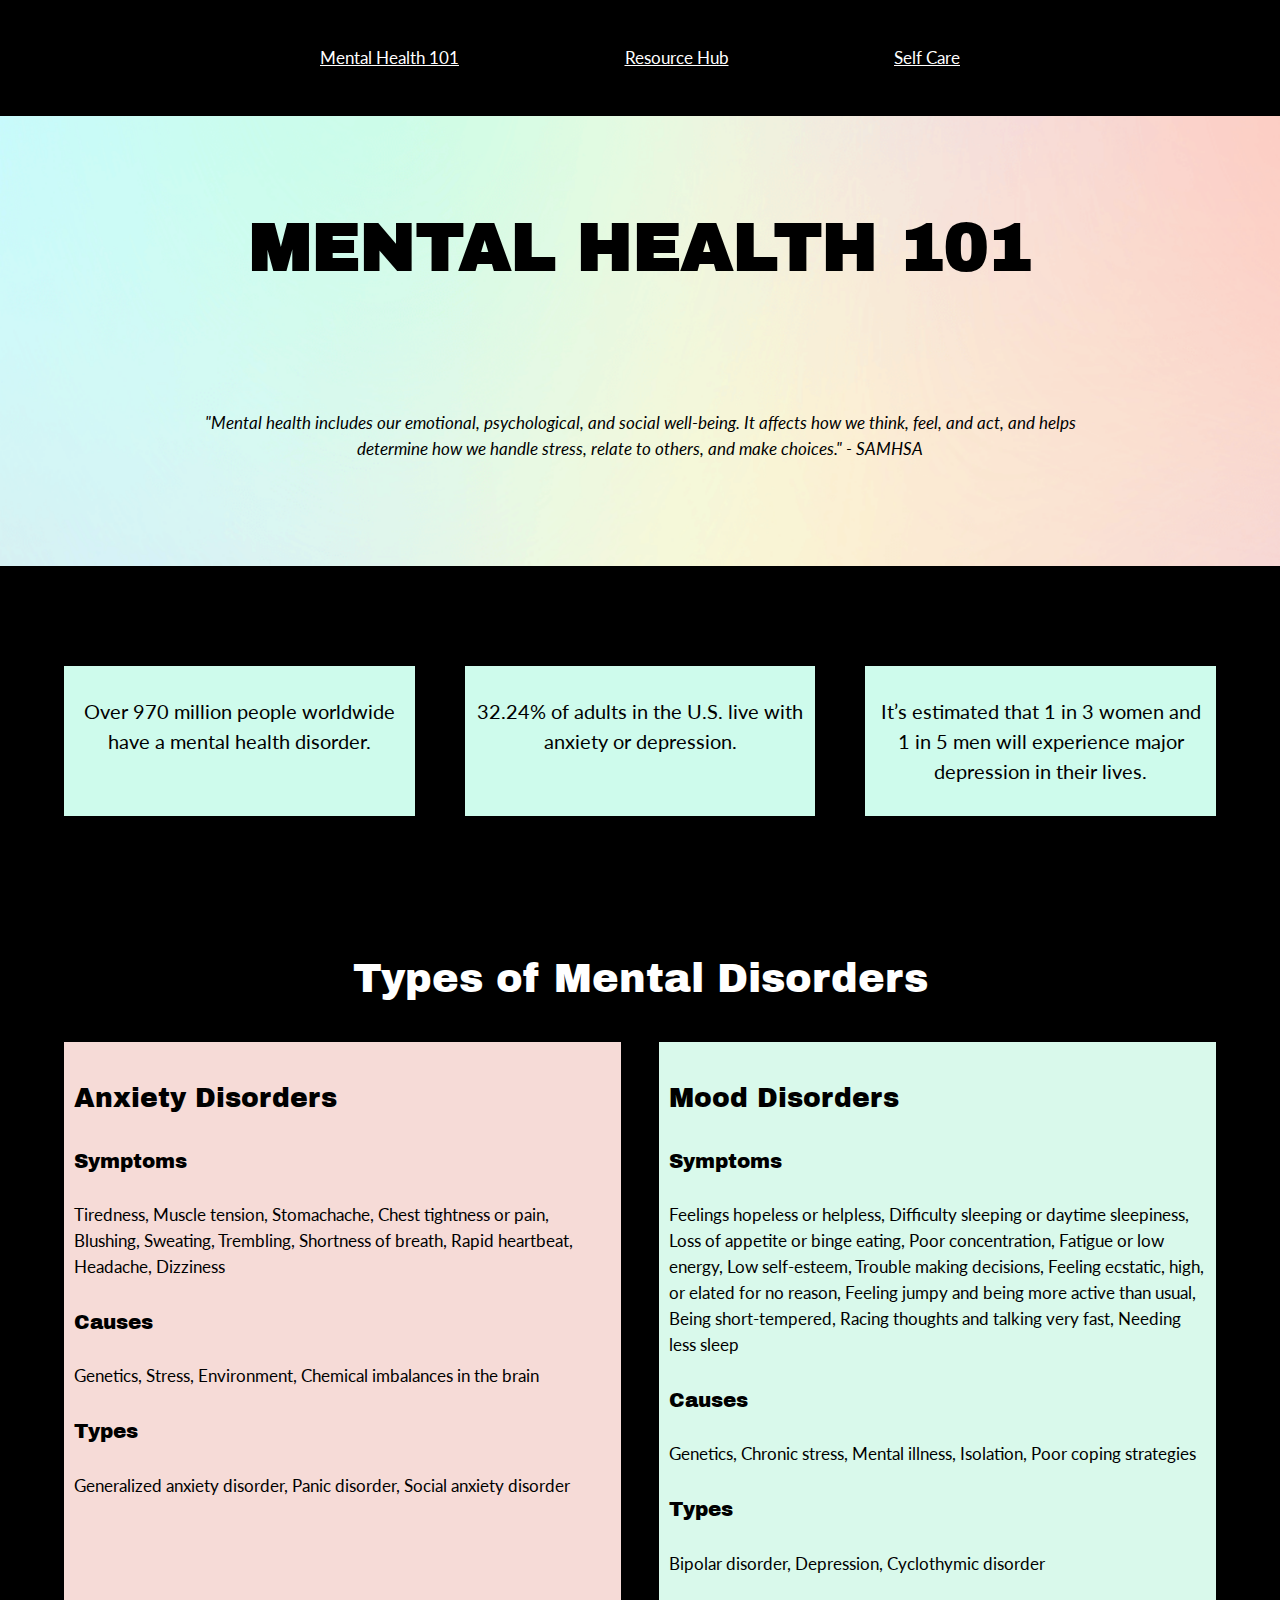
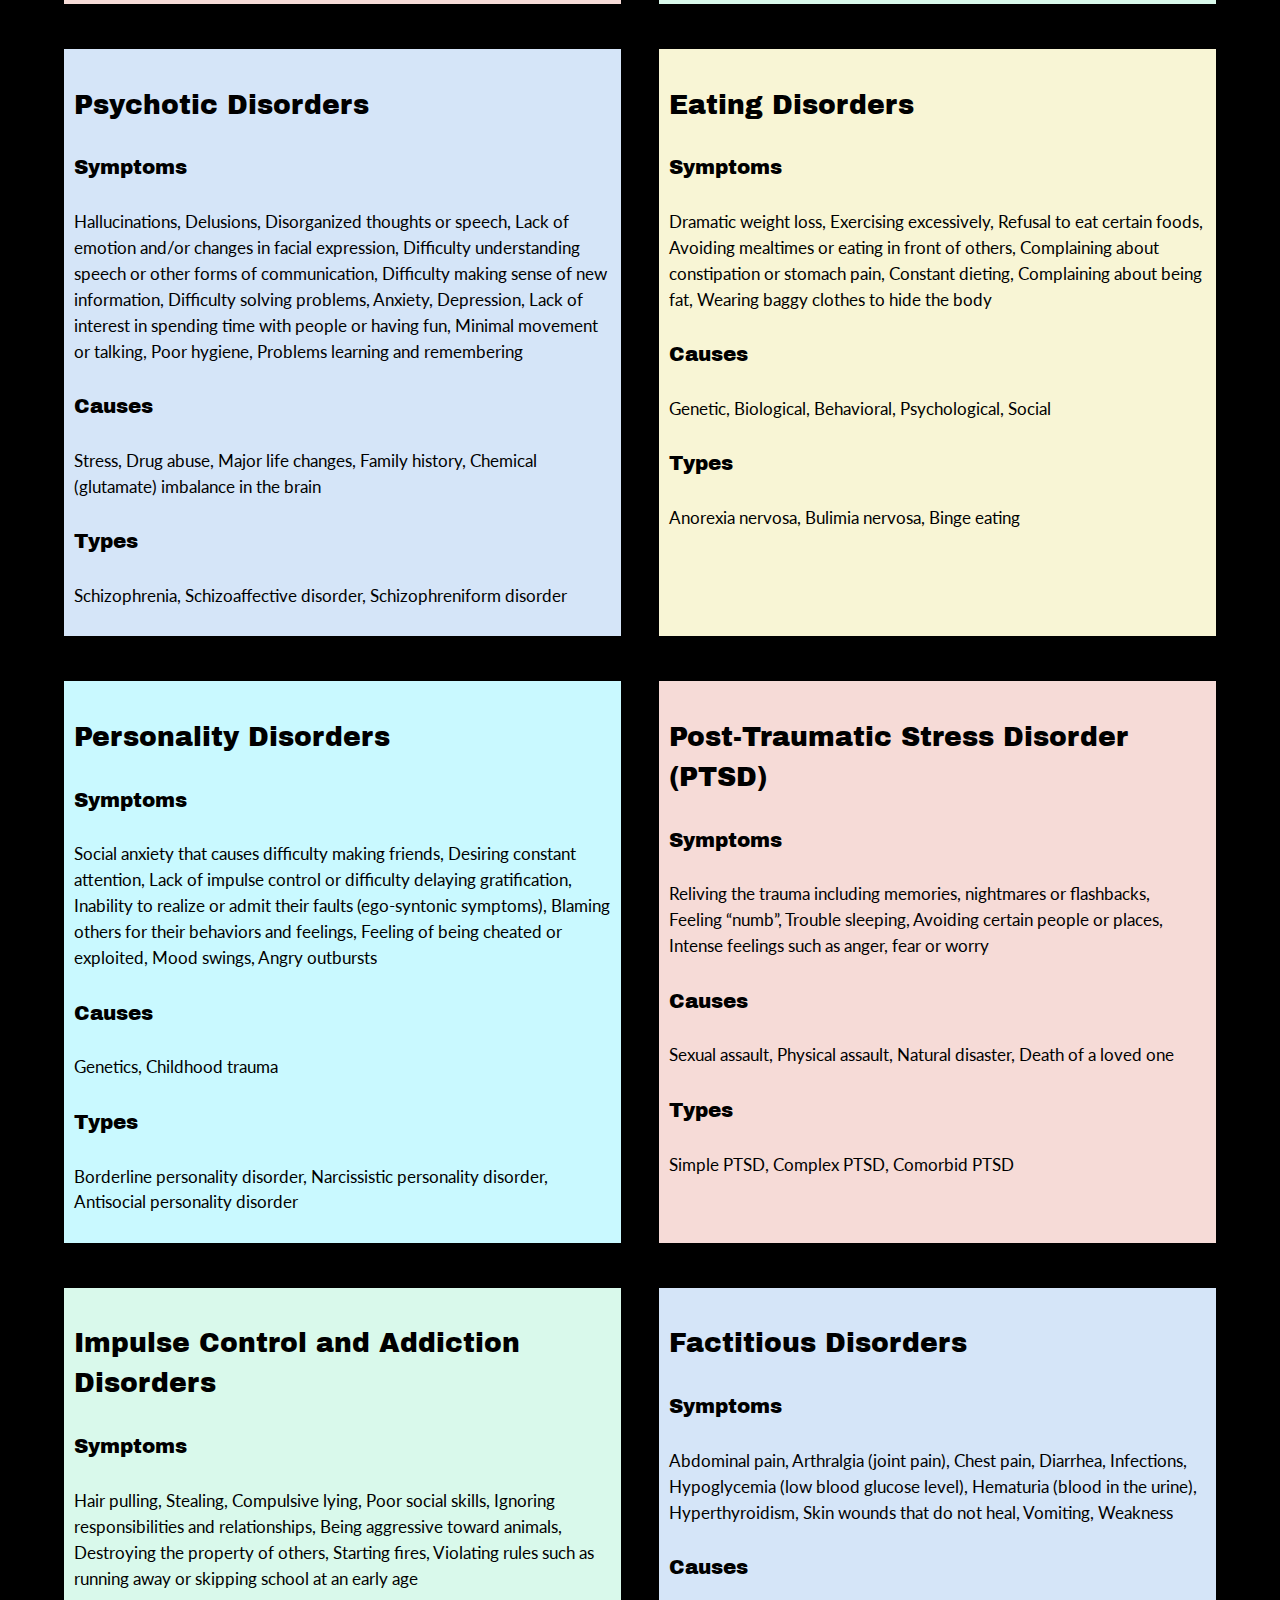
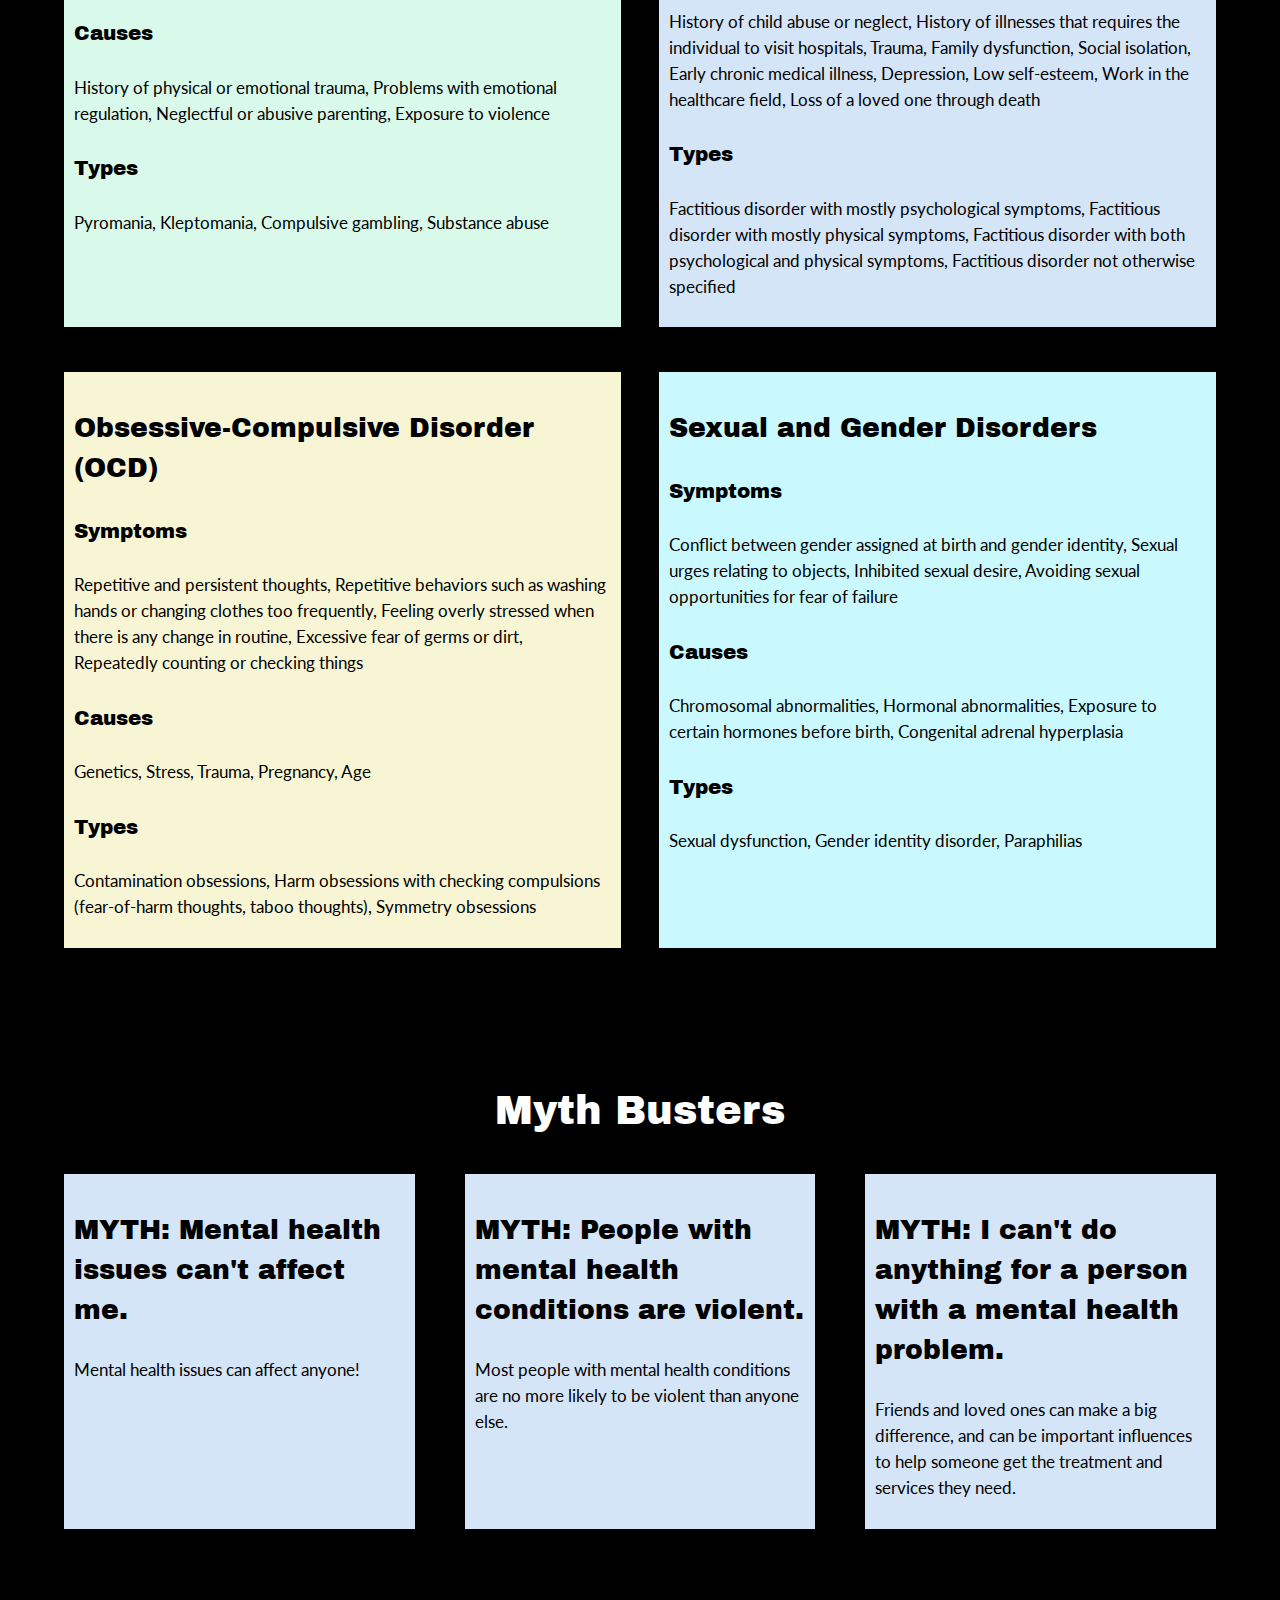
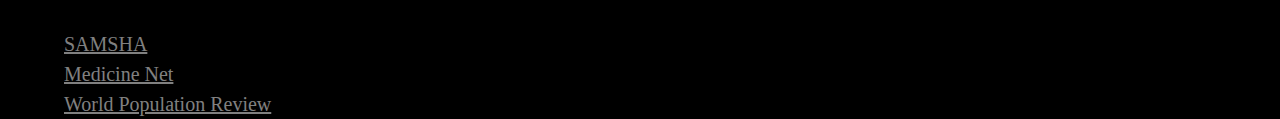
<file: index.html>
<!DOCTYPE html>
<html>
<head>
	<meta charset="utf-8">
	<meta name="viewport" content="width=device-width, initial-scale=1">
	<link rel="stylesheet" type="text/css" href="style.css">
	<title>Mental Health 101</title>
</head>
<body>

	<div class="main">

		<!-- TOP NAVIGATION BAR -->
		<div class="navWrapper">
			<div class="navBar"> 
				<!-- the current tab has class="current" -->
				<div class="navLink current"><a href="index.html">Mental Health 101</a></div>
				<div class="navLink"><a href="index2.html">Resource Hub</a></div>
				<div class="navLink"><a href="index3.html">Self Care</a></div>
			</div>
		</div>


		<!-- HEADER -->
		<div class="header">
			<h1>MENTAL HEALTH 101</h1>
			<p class="quote">
				"Mental health includes our emotional, psychological, and social well-being. It affects how we think, feel, and act, and helps determine how we handle stress, relate to others, and make choices." - SAMHSA
			</p>
		</div>


		<!-- FACTS SECTION (1x3) -->
		<div class="facts">
			<!-- <h2>What is Mental Health?</h2> -->
			<div class="factBoxes">
				<div class="textBlock factText">
					<p>Over 970 million people worldwide have a mental health disorder.</p>
				</div>
				<div class="textBlock factText">
					<p>32.24% of adults in the U.S. live with anxiety or depression.</p>
				</div>
				<div class="textBlock factText">
					<p>It’s estimated that 1 in 3 women and 1 in 5 men will experience major depression in their lives.</p>
				</div>
			</div>
		</div>


		<!-- TYPES SECTION (2x5) -->
		<div class="types">
			<h2>Types of Mental Disorders</h2>
			<div class="typeRows">
				<div class="twoColRow">
					<div class="textBlock typesText1">
						<h3>Anxiety Disorders</h3>
						<h4>Symptoms</h4>
						<p>
							Tiredness,
							Muscle tension,
							Stomachache,
							Chest tightness or pain,
							Blushing,
							Sweating,
							Trembling,
							Shortness of breath,
							Rapid heartbeat,
							Headache,
							Dizziness
						</p>
						<h4>Causes</h4>
						<p>
							Genetics,
							Stress,
							Environment,
							Chemical imbalances in the brain
						</p>
						<h4>Types</h4>
						<p>
							Generalized anxiety disorder,
							Panic disorder,
							Social anxiety disorder
						</p>
					</div>
					<div class="textBlock typesText2">
						<h3>Mood Disorders</h3>
						<h4>Symptoms</h4>
						<p>
							Feelings hopeless or helpless,
							Difficulty sleeping or daytime sleepiness,
							Loss of appetite or binge eating,
							Poor concentration,
							Fatigue or low energy,
							Low self-esteem,
							Trouble making decisions,
							Feeling ecstatic, high, or elated for no reason,
							Feeling jumpy and being more active than usual,
							Being short-tempered,
							Racing thoughts and talking very fast,
							Needing less sleep
						</p>
						<h4>Causes</h4>
						<p>
							Genetics,
							Chronic stress,
							Mental illness,
							Isolation,
							Poor coping strategies
						</p>
						<h4>Types</h4>
						<p>
							Bipolar disorder,
							Depression,
							Cyclothymic disorder
						</p>
					</div>
				</div>
				<div class="twoColRow">
					<div class="textBlock typesText3">
						<h3>Psychotic Disorders</h3>
						<h4>Symptoms</h4>
						<p>
							Hallucinations,
							Delusions,
							Disorganized thoughts or speech,
							Lack of emotion and/or changes in facial expression,
							Difficulty understanding speech or other forms of communication,
							Difficulty making sense of new information,
							Difficulty solving problems,
							Anxiety,
							Depression,
							Lack of interest in spending time with people or having fun,
							Minimal movement or talking,
							Poor hygiene,
							Problems learning and remembering
						</p>
						<h4>Causes</h4>
						<p>
							Stress,
							Drug abuse,
							Major life changes,
							Family history,
							Chemical (glutamate) imbalance in the brain
						</p>
						<h4>Types</h4>
						<p>
							Schizophrenia,
							Schizoaffective disorder,
							Schizophreniform disorder
						</p>
					</div>
					<div class="textBlock typesText4">
						<h3>Eating Disorders</h3>
						<h4>Symptoms</h4>
						<p>
							Dramatic weight loss,
							Exercising excessively,
							Refusal to eat certain foods,
							Avoiding mealtimes or eating in front of others,
							Complaining about constipation or stomach pain,
							Constant dieting,
							Complaining about being fat,
							Wearing baggy clothes to hide the body
						</p>
						<h4>Causes</h4>
						<p>
							Genetic,
							Biological,
							Behavioral,
							Psychological,
							Social
						</p>
						<h4>Types</h4>
						<p>
							Anorexia nervosa,
							Bulimia nervosa,
							Binge eating
						</p>
					</div>
				</div>
				<div class="twoColRow">
					<div class="textBlock typesText5">
						<h3>Personality Disorders</h3>
						<h4>Symptoms</h4>
						<p>
							Social anxiety that causes difficulty making friends,
							Desiring constant attention,
							Lack of impulse control or difficulty delaying gratification,
							Inability to realize or admit their faults (ego-syntonic symptoms),
							Blaming others for their behaviors and feelings,
							Feeling of being cheated or exploited,
							Mood swings,
							Angry outbursts
						</p>
						<h4>Causes</h4>
						<p>
							Genetics,
							Childhood trauma
						</p>
						<h4>Types</h4>
						<p>
							Borderline personality disorder,
							Narcissistic personality disorder,
							Antisocial personality disorder
						</p>
					</div>
					<div class="textBlock typesText1">
						<h3>Post-Traumatic Stress Disorder (PTSD)</h3>
						<h4>Symptoms</h4>
						<p>
							Reliving the trauma including memories, nightmares or flashbacks,
							Feeling “numb”,
							Trouble sleeping,
							Avoiding certain people or places,
							Intense feelings such as anger, fear or worry
						</p>
						<h4>Causes</h4>
						<p>
							Sexual assault, 
							Physical assault, 
							Natural disaster, 
							Death of a loved one
						</p>
						<h4>Types</h4>
						<p>
							Simple PTSD,
							Complex PTSD,
							Comorbid PTSD
						</p>
					</div>
				</div>
				<div class="twoColRow">
					<div class="textBlock typesText2">
						<h3>Impulse Control and Addiction Disorders</h3>
						<h4>Symptoms</h4>
						<p>
							Hair pulling,
							Stealing,
							Compulsive lying,
							Poor social skills,
							Ignoring responsibilities and relationships,
							Being aggressive toward animals,
							Destroying the property of others,
							Starting fires,
							Violating rules such as running away or skipping school at an early age
						</p>
						<h4>Causes</h4>
						<p>
							History of physical or emotional trauma,
							Problems with emotional regulation,
							Neglectful or abusive parenting,
							Exposure to violence
						</p>
						<h4>Types</h4>
						<p>
							Pyromania,
							Kleptomania,
							Compulsive gambling,
							Substance abuse
						</p>
					</div>
					<div class="textBlock typesText3">
						<h3>Factitious Disorders</h3>
						<h4>Symptoms</h4>
						<p>
							Abdominal pain,
							Arthralgia (joint pain),
							Chest pain,
							Diarrhea,
							Infections,
							Hypoglycemia (low blood glucose level),
							Hematuria (blood in the urine),
							Hyperthyroidism,
							Skin wounds that do not heal,
							Vomiting,
							Weakness
						</p>
						<h4>Causes</h4>
						<p>
							History of child abuse or neglect,
							History of illnesses that requires the individual to visit hospitals,
							Trauma,
							Family dysfunction,
							Social isolation,
							Early chronic medical illness,
							Depression,
							Low self-esteem,
							Work in the healthcare field,
							Loss of a loved one through death
						</p>
						<h4>Types</h4>
						<p>
							Factitious disorder with mostly psychological symptoms,
							Factitious disorder with mostly physical symptoms,
							Factitious disorder with both psychological and physical symptoms,
							Factitious disorder not otherwise specified
						</p>
					</div>
				</div>
				<div class="twoColRow">
					<div class="textBlock typesText4">
						<h3>Obsessive-Compulsive Disorder (OCD)</h3>
						<h4>Symptoms</h4>
						<p>
							Repetitive and persistent thoughts,
							Repetitive behaviors such as washing hands or changing clothes too frequently,
							Feeling overly stressed when there is any change in routine,
							Excessive fear of germs or dirt,
							Repeatedly counting or checking things
						</p>
						<h4>Causes</h4>
						<p>
							Genetics,
							Stress,
							Trauma,
							Pregnancy,
							Age
						</p>
						<h4>Types</h4>
						<p>
							Contamination obsessions,
							Harm obsessions with checking compulsions (fear-of-harm thoughts, taboo thoughts),
							Symmetry obsessions
						</p>
					</div>
					<div class="textBlock typesText5">
						<h3>Sexual and Gender Disorders</h3>
						<h4>Symptoms</h4>
						<p>
							Conflict between gender assigned at birth and gender identity,
							Sexual urges relating to objects,
							Inhibited sexual desire,
							Avoiding sexual opportunities for fear of failure
						</p>
						<h4>Causes</h4>
						<p>
							Chromosomal abnormalities,
							Hormonal abnormalities,
							Exposure to certain hormones before birth,
							Congenital adrenal hyperplasia
						</p>
						<h4>Types</h4>
						<p>
							Sexual dysfunction,
							Gender identity disorder,
							Paraphilias
						</p>
					</div>
				</div>
			</div>
		</div>


		<!-- MYTHS SECTION (1x3) -->
		<div class="myths">
			<h2>Myth Busters</h2>
			<div class="mythBoxes">
				<div class="textBlock mythText">
					<h3>MYTH: Mental health issues can't affect me.</h3>
					<p>
						Mental health issues can affect anyone!
					</p>
				</div>
				<div class="textBlock mythText">
					<h3>MYTH: People with mental health conditions are violent.</h3>
					<p>
						Most people with mental health conditions are no more likely to be violent than anyone else.
					</p>
				</div>
				<div class="textBlock mythText">
					<h3>MYTH: I can't do anything for a person with a mental health problem.</h3>
					<p>
						Friends and loved ones can make a big difference, and can be important influences to help someone get the treatment and services they need.
					</p>
				</div>
			</div>
		</div>


		<div class="credits">
			<a href="https://www.samhsa.gov/mental-health">SAMSHA</a>
			<br>
			<a href="https://www.medicinenet.com/what_are_the_10_types_of_mental_disorders/article.htm">Medicine Net</a>
			<br>
			<a href="https://worldpopulationreview.com/state-rankings/mental-health-statistics-by-state">World Population Review</a>
		</div>


	</div>

</body>
</html>
</file>
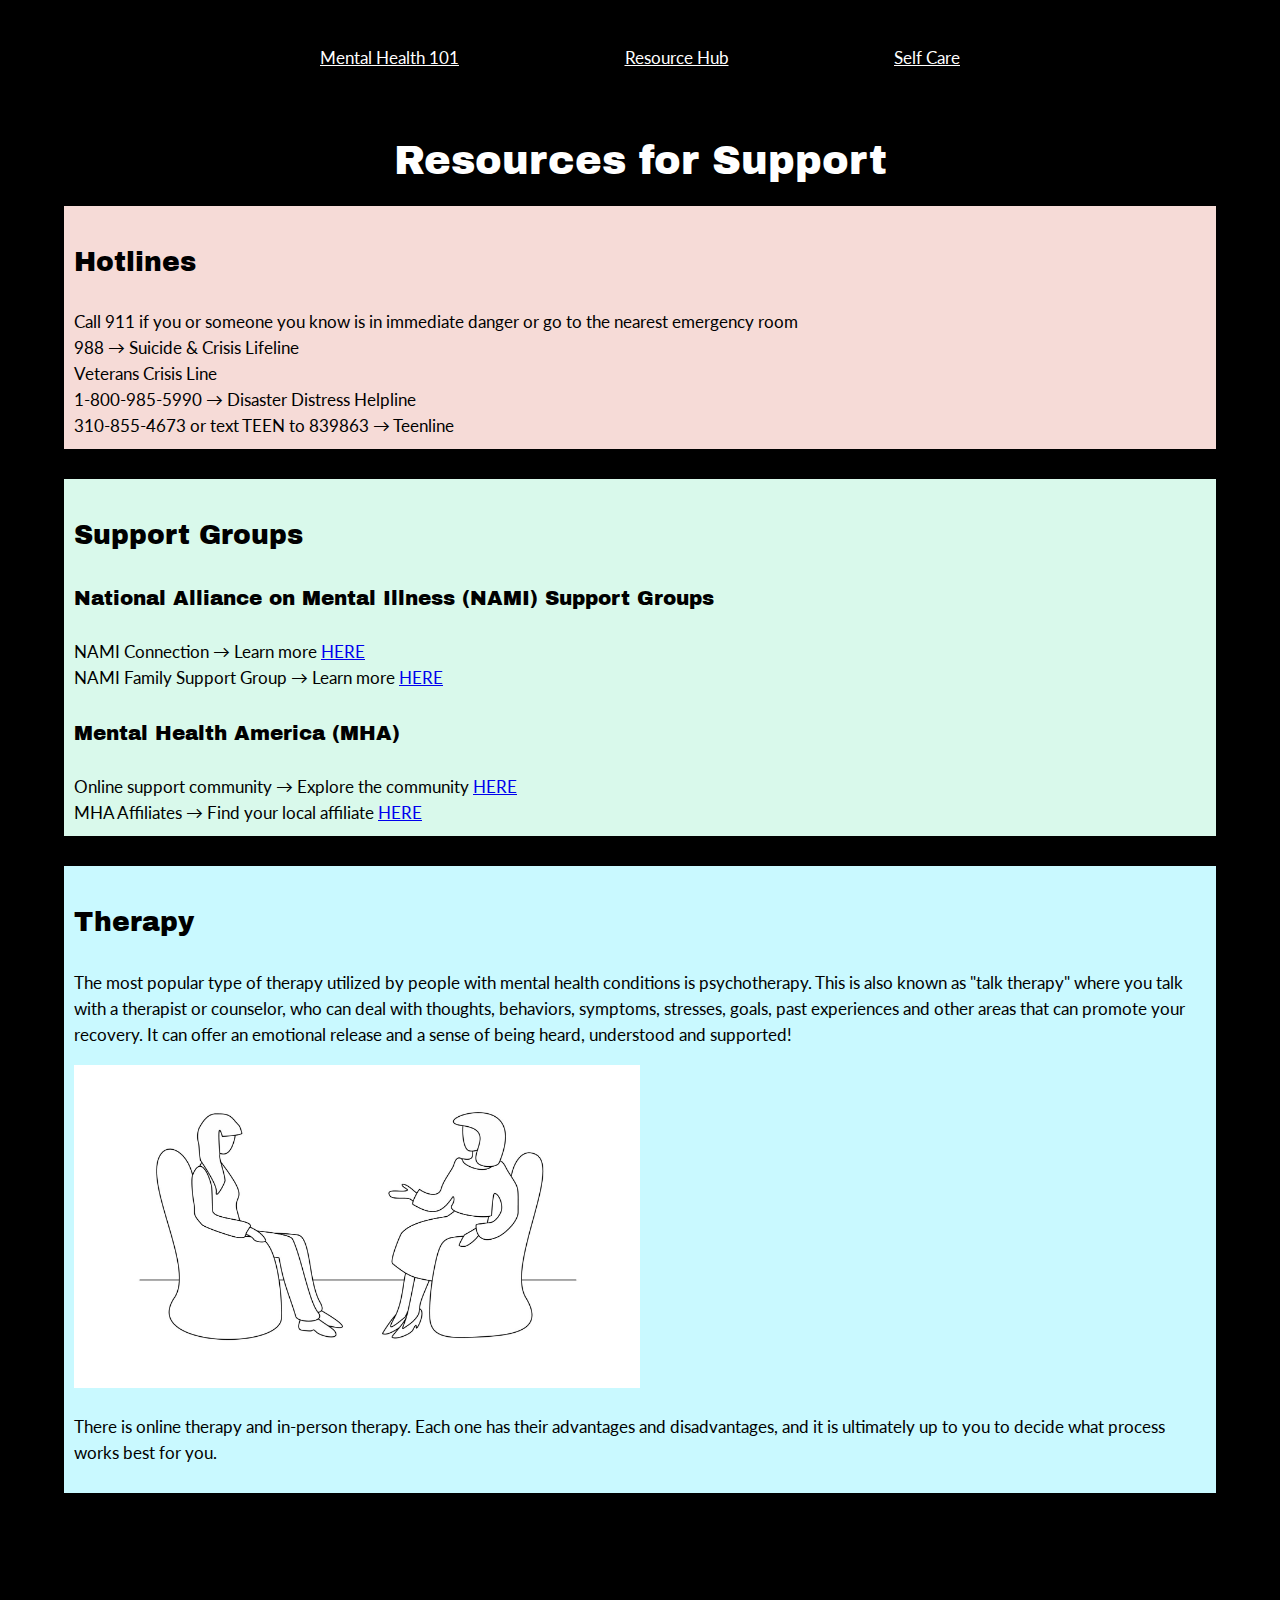
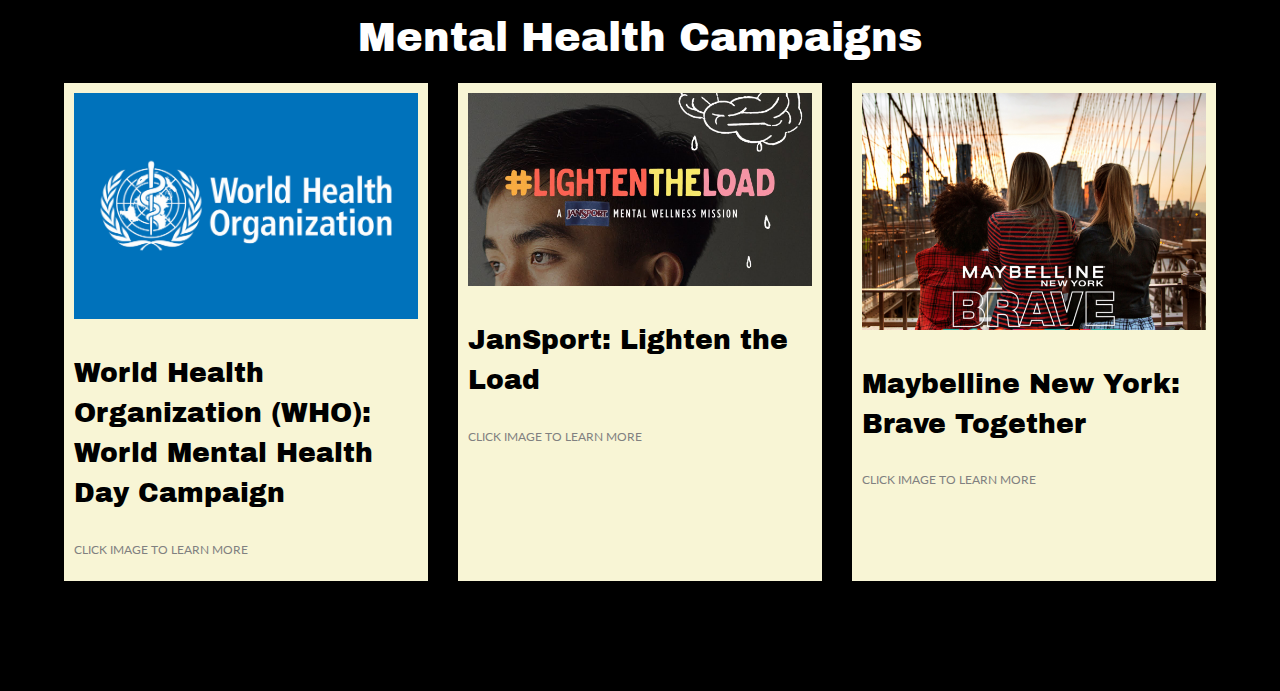
<file: index2.html>
<!DOCTYPE html>
<html>
<head>
	<meta charset="utf-8">
	<meta name="viewport" content="width=device-width, initial-scale=1">
	<link rel="stylesheet" type="text/css" href="style.css">
	<title>Mental Health 101</title>
</head>
<body>

	<div class="mainContainer">

		<!-- TOP NAVIGATION BAR -->
		<div class="navWrapper">
			<div class="navBar"> 
				<!-- the current tab has class="current" -->
				<div class="navLink"><a class="current" href="index.html">Mental Health 101</a></div>
				<div class="navLink"><a href="index2.html">Resource Hub</a></div>
				<div class="navLink"><a href="index3.html">Self Care</a></div>
			</div>
		</div>


		<div class="resources">
			<!-- HEADER -->
			<div class="header2">
				<h2>Resources for Support</h2>
			</div>
			<div class="resourceBoxes">
				<div class="textBlock resourceText1">
					<h3>Hotlines</h3>
					<li>Call 911 if you or someone you know is in immediate danger or go to the nearest emergency room</li>
					<li>988 → Suicide & Crisis Lifeline</li>
					<li>Veterans Crisis Line</li>
					<li>1-800-985-5990 → Disaster Distress Helpline</li>
					<li>310-855-4673 or text TEEN to 839863 → Teenline</li>
				</div>
				<div class="textBlock resourceText2">
					<h3>Support Groups</h3>
					<h4>National Alliance on Mental Illness (NAMI) Support Groups</h4>
					<li>NAMI Connection → Learn more <a href="https://www.nami.org/Support-Education/Support-Groups/NAMI-Connection">HERE</a></li>
					<li>NAMI Family Support Group → Learn more <a href="https://www.nami.org/Support-Education/Support-Groups/NAMI-Family-Support-Group">HERE</a></li>
					<h4>Mental Health America (MHA)</h4>
					<li>Online support community → Explore the community <a href="https://www.inspire.com/groups/mental-health-america/">HERE</a></li>
					<li>MHA Affiliates → Find your local affiliate <a href="https://arc.mhanational.org/find-affiliate">HERE</a></li>
				</div>
				<div class="textBlock resourceText3">
					<h3>Therapy</h3>
					<p>
						The most popular type of therapy utilized by people with mental health conditions is psychotherapy. This is also known as "talk therapy" where you talk with a therapist or counselor, who can deal with thoughts, behaviors, symptoms, stresses, goals, past experiences and other areas that can promote your recovery. It can  offer an emotional release and a sense of being heard, understood and supported!
					</p>
					<img src="therapy.jpg" width="50%"; aspect-ratio="2/1.3";>
					<p>There is online therapy and in-person therapy. Each one has their advantages and disadvantages, and it is ultimately up to you to decide what process works best for you.</p>
				</div>
			</div>
		</div>



		<div class="campaigns">
			<!-- HEADER -->
			<div class="header2">
				<h2>Mental Health Campaigns</h2>
			</div>
			<div class="campaignBoxes">
				<div class="textBlock campaignText">
					<a href="https://www.who.int/campaigns/world-mental-health-day/2020/world-mental-health-day-campaign"><img src="WHO.jpg" width="100%"; aspect-ratio="2/1.3";></a>
					<h3>World Health Organization (WHO): World Mental Health Day Campaign</h3>
					<p class="comments">CLICK IMAGE TO LEARN MORE</p>
				</div>
				<div class="textBlock campaignText">
					<a href="https://www.jansport.com/discover-jansport/lightentheload.html"><img src="jansport.jpg" width="100%"; aspect-ratio="2/1.3";></a>
					<h3>JanSport: Lighten the Load</h3>
					<p class="comments">CLICK IMAGE TO LEARN MORE</p>
				</div>
				<div class="textBlock campaignText">
					<a href="https://www.maybelline.com/bravetogether"><img src="maybelline.png" width="100%"; aspect-ratio="2/1.3";></a>
					<h3>Maybelline New York: Brave Together</h3>
					<p class="comments">CLICK IMAGE TO LEARN MORE</p>
				</div>
			</div>
		</div>


	</div>

</body>
</html>
</file>
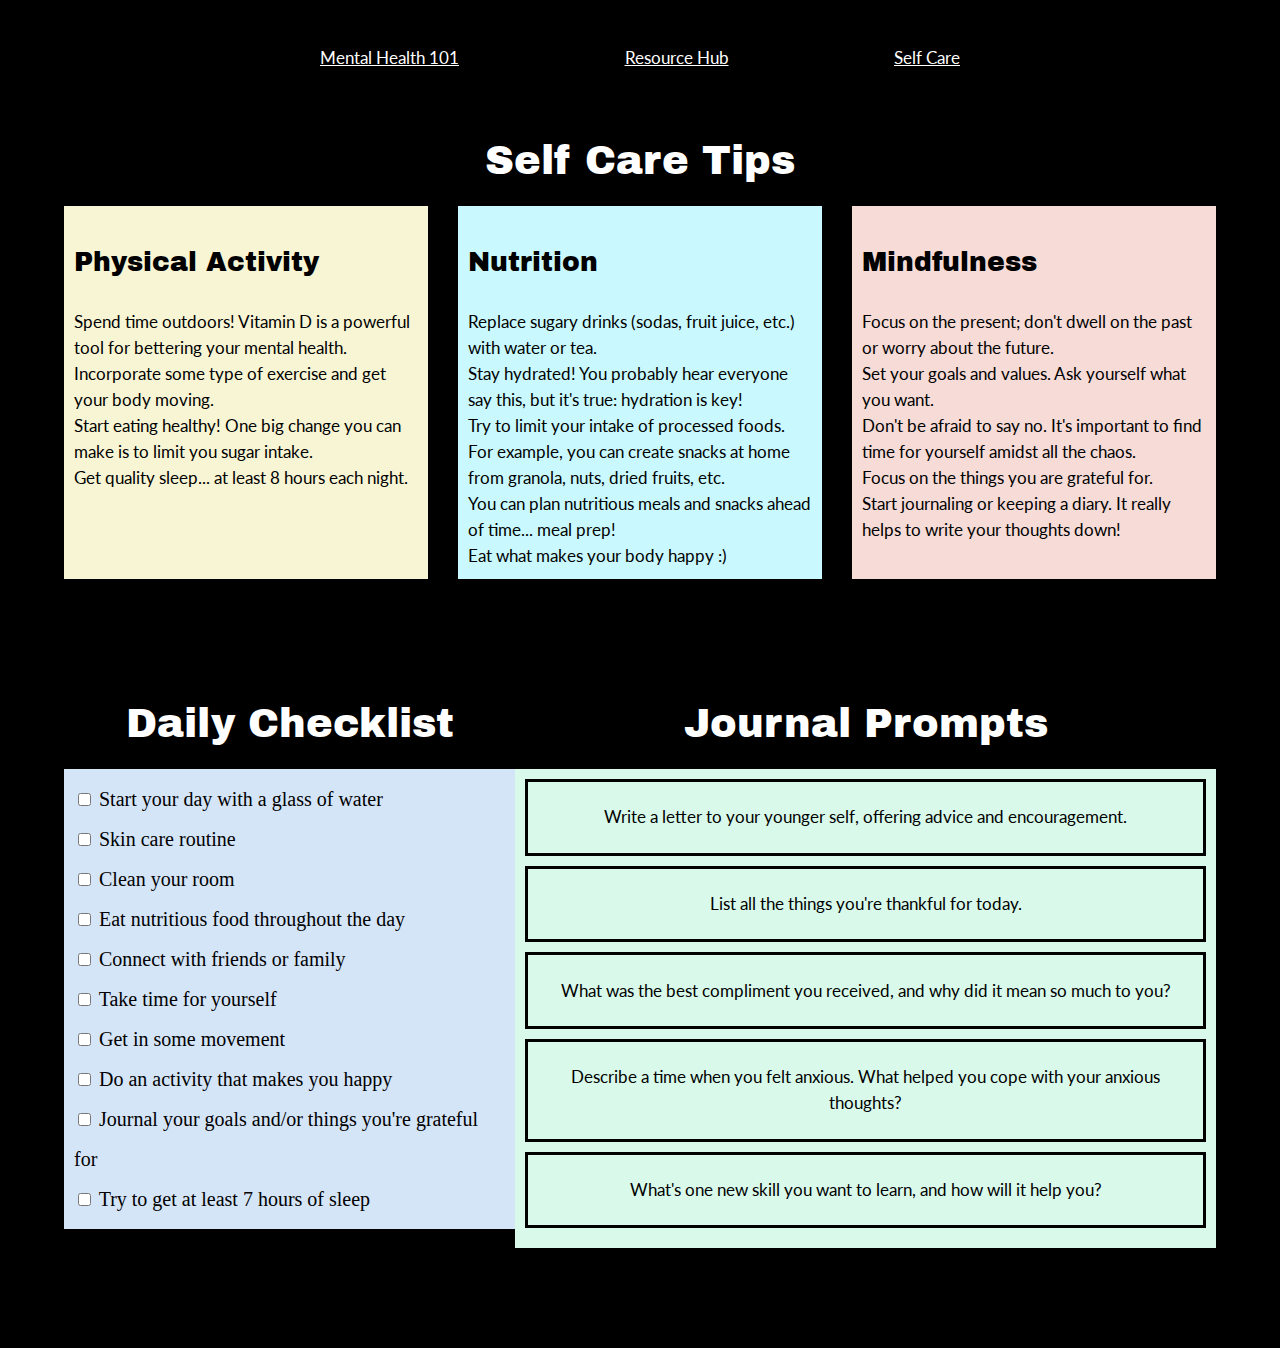
<file: index3.html>
<!DOCTYPE html>
<html>
<head>
	<meta charset="utf-8">
	<meta name="viewport" content="width=device-width, initial-scale=1">
	<link rel="stylesheet" type="text/css" href="style.css">
	<title>Mental Health 101</title>
</head>
<body>

	<div class="mainContainer">

		<!-- TOP NAVIGATION BAR -->
		<div class="navWrapper">
			<div class="navBar"> 
				<!-- the current tab has class="current" -->
				<div class="navLink"><a class="current" href="index.html">Mental Health 101</a></div>
				<div class="navLink"><a href="index2.html">Resource Hub</a></div>
				<div class="navLink"><a href="index3.html">Self Care</a></div>
			</div>
		</div>

		<div class="tips">
			<!-- HEADER -->
			<div class="header2">
				<h2>Self Care Tips</h2>
			</div>
			<div class="tipBoxes">
				<div class="textBlock tipsText1">
					<h3>Physical Activity</h3>
					<li>Spend time outdoors! Vitamin D is a powerful tool for bettering your mental health.</li>
					<li>Incorporate some type of exercise and get your body moving.</li>
					<li>Start eating healthy! One big change you can make is to limit you sugar intake.</li>
					<li>Get quality sleep... at least 8 hours each night.</li>
				</div>
				<div class="textBlock tipsText2">
					<h3>Nutrition</h3>
					<li>Replace sugary drinks (sodas, fruit juice, etc.) with water or tea.</li>
					<li>Stay hydrated! You probably hear everyone say this, but it's true: hydration is key!</li>
					<li>Try to limit your intake of processed foods. For example, you can create snacks at home from granola, nuts, dried fruits, etc.</li>
					<li>You can plan nutritious meals and snacks ahead of time... meal prep!</li>
					<li>Eat what makes your body happy :)</li>
				</div>
				<div class="textBlock tipsText3">
					<h3>Mindfulness</h3>
					<li>Focus on the present; don't dwell on the past or worry about the future.</li>
					<li>Set your goals and values. Ask yourself what you want.</li>
					<li>Don't be afraid to say no. It's important to find time for yourself amidst all the chaos.</li>
					<li>Focus on the things you are grateful for.</li>
					<li>Start journaling or keeping a diary. It really helps to write your thoughts down!</li>
				</div>
			</div>
		</div>
		

		<div class="listAndPrompts">
			<div class="checklist">
				<div class="header2">
					<h2>Daily Checklist</h2>
				</div>
				<div class="textBlock listText">
					<input type="checkbox" id="prompt1">
					<label for="prompt1">Start your day with a glass of water</label><br>
					<input type="checkbox" id="prompt2">
					<label for="prompt2">Skin care routine</label><br>
					<input type="checkbox" id="prompt3">
					<label for="prompt3">Clean your room</label><br>
					<input type="checkbox" id="prompt4">
					<label for="prompt4">Eat nutritious food throughout the day</label><br>
					<input type="checkbox" id="prompt5">
					<label for="prompt5">Connect with friends or family</label><br>
					<input type="checkbox" id="prompt6">
					<label for="prompt6">Take time for yourself</label><br>
					<input type="checkbox" id="prompt7">
					<label for="prompt7">Get in some movement</label><br>
					<input type="checkbox" id="prompt8">
					<label for="prompt8">Do an activity that makes you happy</label><br>
					<input type="checkbox" id="prompt9">
					<label for="prompt9">Journal your goals and/or things you're grateful for</label><br>
					<input type="checkbox" id="prompt10">
					<label for="prompt10">Try to get at least 7 hours of sleep</label><br>
				</div>
			</div>

			<div class="prompts">
				<div class="header2">
					<h2>Journal Prompts</h2>
				</div>
				<div class="textBlock promptText">
					<div class="blocktext7">
						<p>Write a letter to your younger self, offering advice and encouragement.</p>
					</div>
					<div class="blocktext7">
						<p>List all the things you're thankful for today.</p>
					</div>
					<div class="blocktext7">
						<p>What was the best compliment you received, and why did it mean so much to you?</p>
					</div>
					<div class="blocktext7">
						<p>Describe a time when you felt anxious. What helped you cope with your anxious thoughts?</p>
					</div>
					<div class="blocktext7">
						<p>What's one new skill you want to learn, and how will it help you?</p>
					</div>
				</div>
			</div>
		</div>

	</div>

</body>
</html>
</file>
<file: style.css>
@import url('https://fonts.googleapis.com/css2?family=Archivo+Black&family=Lato:ital,wght@0,100;0,300;0,400;0,700;0,900;1,100;1,300;1,400;1,700;1,900&display=swap');



body, html {
	margin: 0px;
	padding: 0px;
}

* {
  box-sizing: border-box;
}


body, .main {
	display: flex;
	flex-direction: column;
	line-height: 1.5;
	background-color: black;
}


h1 {
	font-family: "Archivo Black", sans-serif;
	font-weight: 600;
	font-style: normal;
	font-size: 50pt;
}

h2 {
	font-family: "Archivo Black", sans-serif;
	font-weight: 500;
	font-style: normal;
	font-size: 30pt;
	color: white;
}

h3 {
	font-family: "Archivo Black", sans-serif;
	font-weight: 300;
	font-style: normal;
	font-size: 20pt;
}

h4 {
	font-family: "Archivo Black", sans-serif;
	font-weight: 200;
	font-style: normal;
	font-size: 15pt;
}

p, li, .navLink {
	font-family: "Lato", sans-serif;
	font-weight: 400;
	font-style: normal;
	font-size: 13pt;
}


/*this just centers the whole navbar, and add vertical padding*/
.navWrapper {
	display: flex;
	justify-content: center;
	padding-top: 5vh;
	padding-bottom: 5vh;
	background-color: black;
	overflow: hidden;
}

/*this will put each item in row and space between them*/
.navBar {
	display: flex;
	justify-content: space-between;
	flex-direction: row;
	width: 50vw;
}


.navLink a{
	color: white;
}

/*center the header vertically + horizontally*/
.header {
	display: flex;
	flex-direction: column;
	align-items: center;
	justify-content: center;
	height: 50vh;
	background-image: url("aura.png");
	background-size: cover;
	background-repeat: no-repeat;
	background-position: center;
	background-attachment: fixed;
}


.textBlock {
	width: 100%;
	font-size: 15pt;
	background-color: pink;
	padding: 10px 10px 10px 10px;
}


.quote {
	padding: 50px 200px 50px 200px;
	text-align: center;
/*	font-family: "Lato", sans-serif;
	font-weight: 500;*/
	font-style: italic;
/*	font-size: 30px;
	background-color: #5D737E;
	color: white;*/
}

/*--------------------------------------------*/

/*center everything in the facts section (heading + fact boxes)*/
.facts {
	display: flex;
	flex-direction: column;
	align-items: center;
	justify-content: center;
	padding-bottom: 100px;
	padding-top: 100px;
}

/* everything in container (the boxes) */
.factBoxes {
	display: flex;
	flex-direction: row;
	padding-left: 5vw;
	padding-right: 5vw;
	gap: 50px;	/* between the items */
}

.factText {
	background-color: #CEFBEC;
}

.factText p {
	font-size: 15pt;
	text-align: center;
}


/*center everything in the types section*/
.types {
	display: flex;
	flex-direction: column;
	align-items: center;
	justify-content: center;
	padding-bottom: 100px;
}

.typeRows {
	display: flex;
	flex-direction: column;
	gap: 5vh;
}

.twoColRow {
	display: flex;
	flex-direction: row;
	gap: 3vw;
	padding-left: 5vw;
	padding-right: 5vw;
}

.typesText1 {
	background-color: #F6DBD7;
}

.typesText2 {
	background-color: #D9F9EB;
}

.typesText3 {
	background-color: #D5E5F8;
}

.typesText4 {
	background-color: #F8F5D5;
}

.typesText5 {
	background-color: #C9F9FF;
}


/*center everything in the myths section*/
.myths {
	display: flex;
	flex-direction: column;
	align-items: center;
	justify-content: center;
	padding-bottom: 100px;
}

.mythBoxes {
	display: flex;
	flex-direction: row;
	padding-left: 5vw;
	padding-right: 5vw;
	gap: 50px;	/* between the items */
}

.mythText {
	background-color: #D5E5F8;
}

/*--------------------------------------------*/


.resources {
	display: flex;
	flex-direction: column;
	align-items: center;
	justify-content: center;
	padding-bottom: 100px;
}

.header2 {
	display: flex;
	align-items: center;
	justify-content: center;
	height: 10vh;
}

.resourceBoxes {
	display: flex;
	flex-direction: column;
	padding-left: 5vw;
	padding-right: 5vw;
	gap: 30px;	/* between the items */
}

.resourceText1 {
	background-color: #F6DBD7;
}


.resourceText2 {
	background-color: #D9F9EB;
}

.resourceText3 {
	background-color: #C9F9FF;
}



/*.typesText1 {
	background-color: #F6DBD7;
}

.typesText2 {
	background-color: #D9F9EB;
}

.typesText3 {
	background-color: #D5E5F8;
}

.typesText4 {
	background-color: #F8F5D5;
}

.typesText5 {
	background-color: #C9F9FF;
}*/


.campaigns {
	display: flex;
	flex-direction: column;
	align-items: center;
	justify-content: center;
	padding-bottom: 100px;
}

.campaignBoxes {
	display: flex;
	flex-direction: row;
	padding-left: 5vw;
	padding-right: 5vw;
	gap: 30px;	/* between the items */
	padding-bottom: 10px;
}

.campaignText {
	background-color: #F8F5D5;
}

/*--------------------------------------------*/



.tips {
	display: flex;
	flex-direction: column;
	align-items: center;
	justify-content: center;
	padding-bottom: 100px;
}

.tipBoxes {
	display: flex;
	flex-direction: row;
	padding-left: 5vw;
	padding-right: 5vw;
	gap: 30px;	/* between the items */
}

.tipsText1 {
	background-color: #F8F5D5;
}

.tipsText2 {
	background-color: #C9F9FF;
}

.tipsText3 {
	background-color: #F6DBD7;
}

.listAndPrompts {
	display: flex;
	flex-direction: row;
	justify-content: space-between;
	padding-left: 5vw;
	padding-right: 5vw;
	padding-bottom: 100px;
}

.checklist {
	display: flex;
	flex-direction: column;
}

.prompts {
	display: flex;
	flex-direction: column;
}

.listText {
	line-height: 2.0;
	background-color: #D5E5F8;
}

.promptText {
	background-color: #D9F9EB;
}

.blocktext7 {
	text-align: center;
	padding: 5px 5px 5px 5px;
	box-sizing: border-box;
	border-style: solid;
	border-color: black;
/*	vertical-align: text-top;*/
	margin-bottom: 10px;
}




/*--------------------------------------------*/


.comments{
/*	font-family: "Lato", sans-serif;
	font-weight: 400;
	font-style: normal;*/
	font-size: 12px;
	color: gray;
	text-decoration: none;
}

.credits {
	padding-left: 5vw;
	font-size: 20px;
	text-decoration: none;
}

.credits a {
	color: gray;
}
</file>
